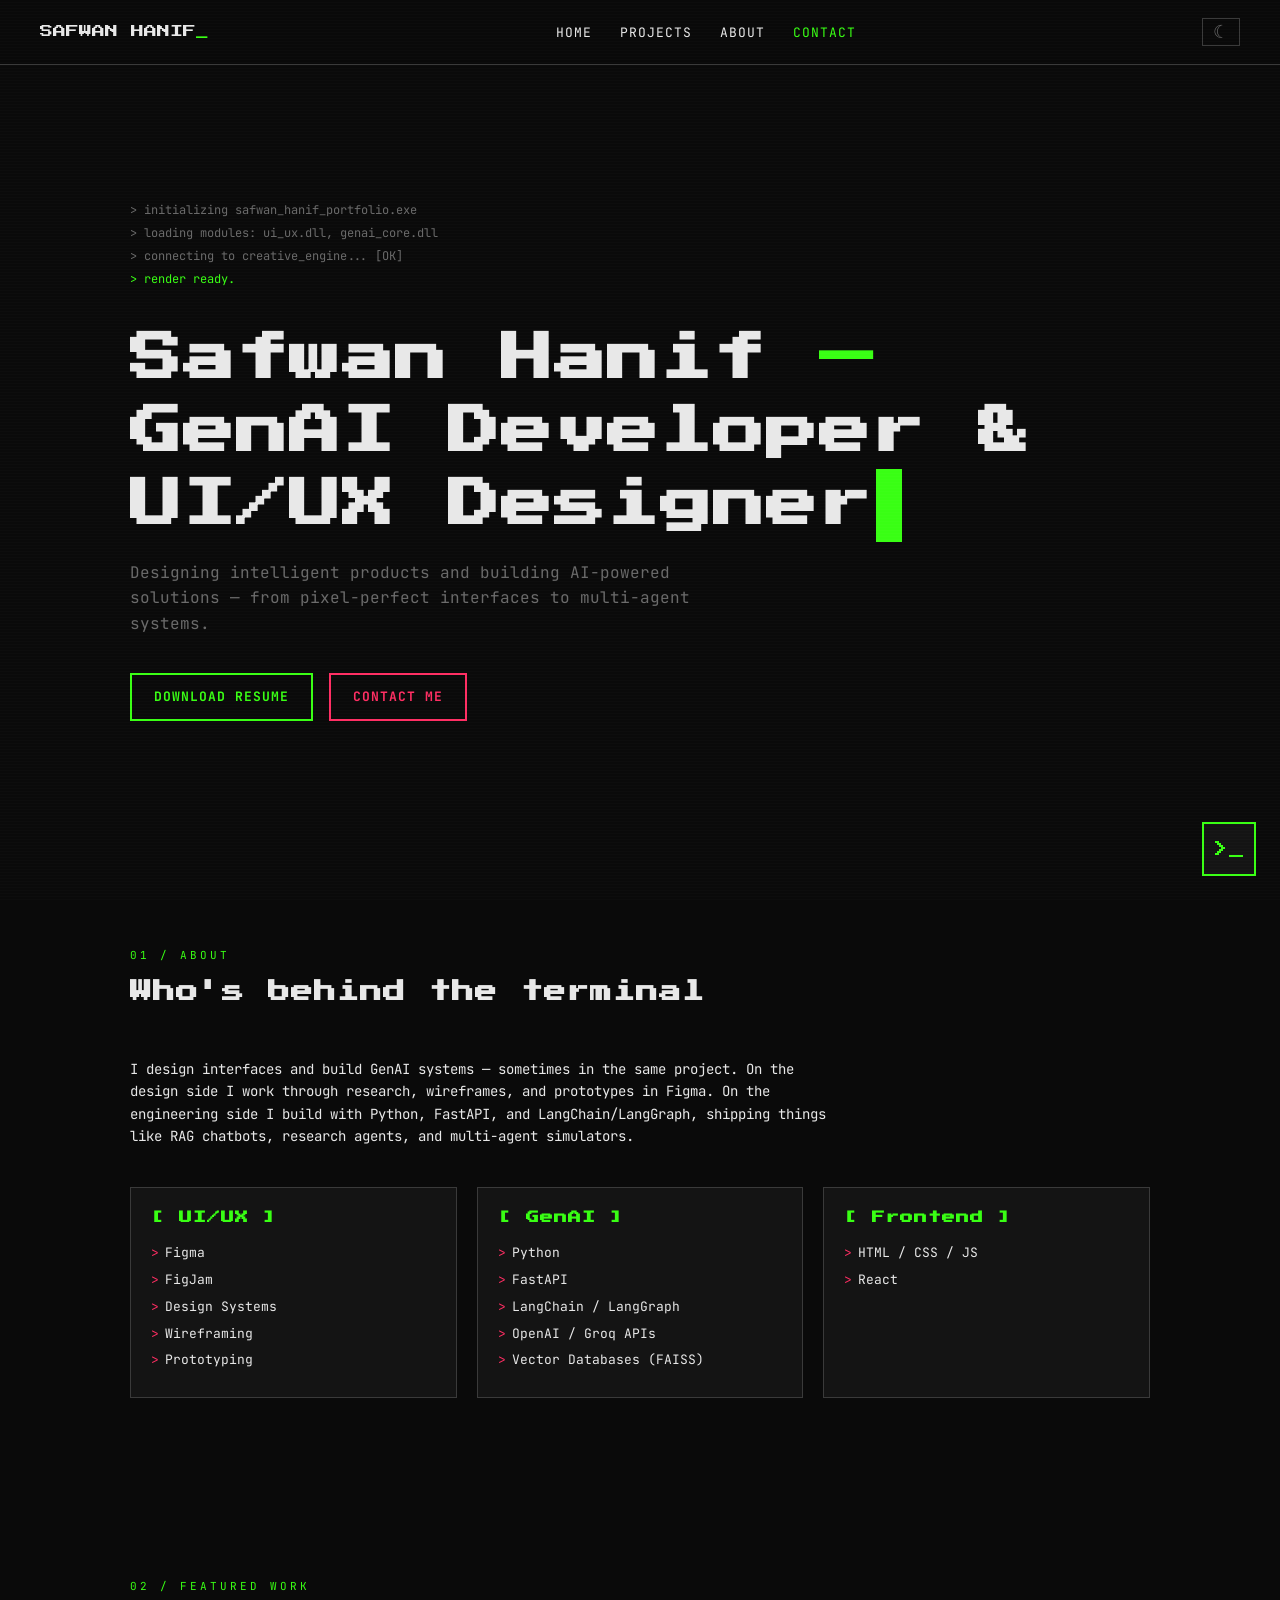
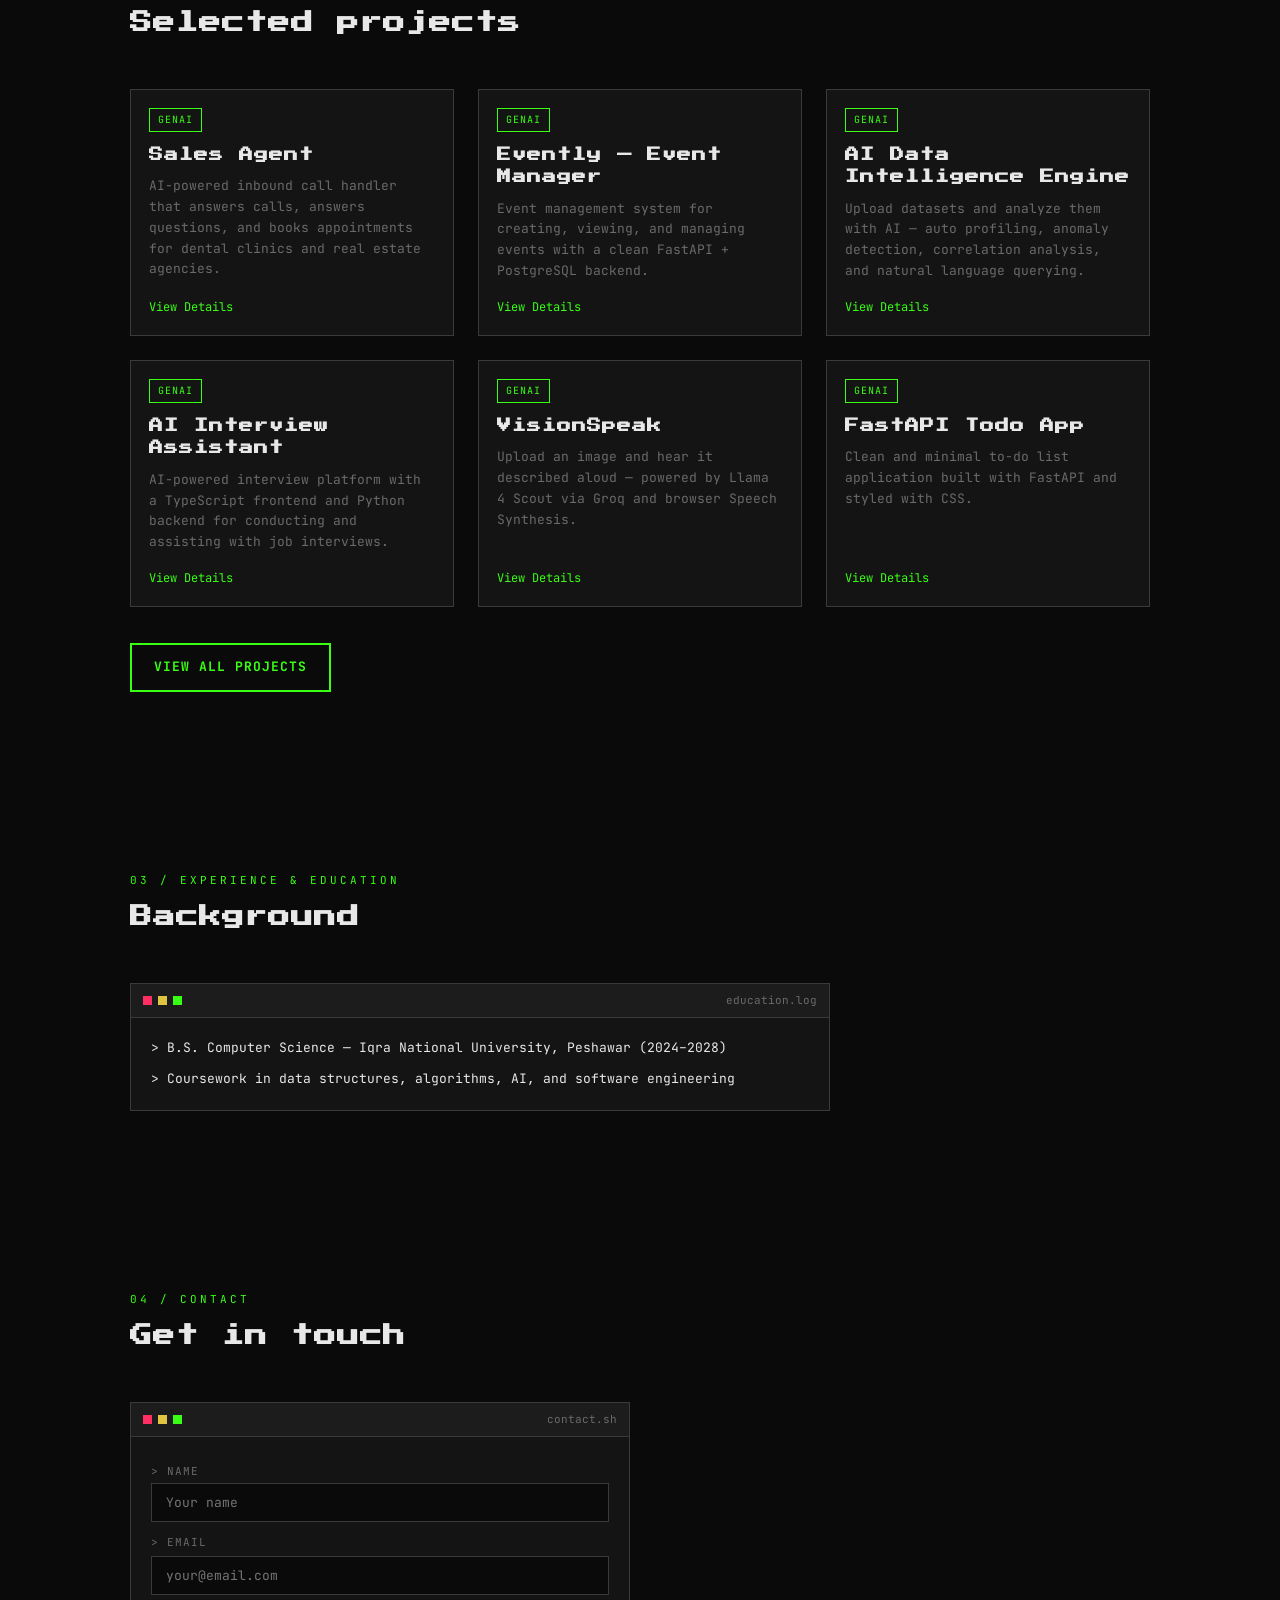
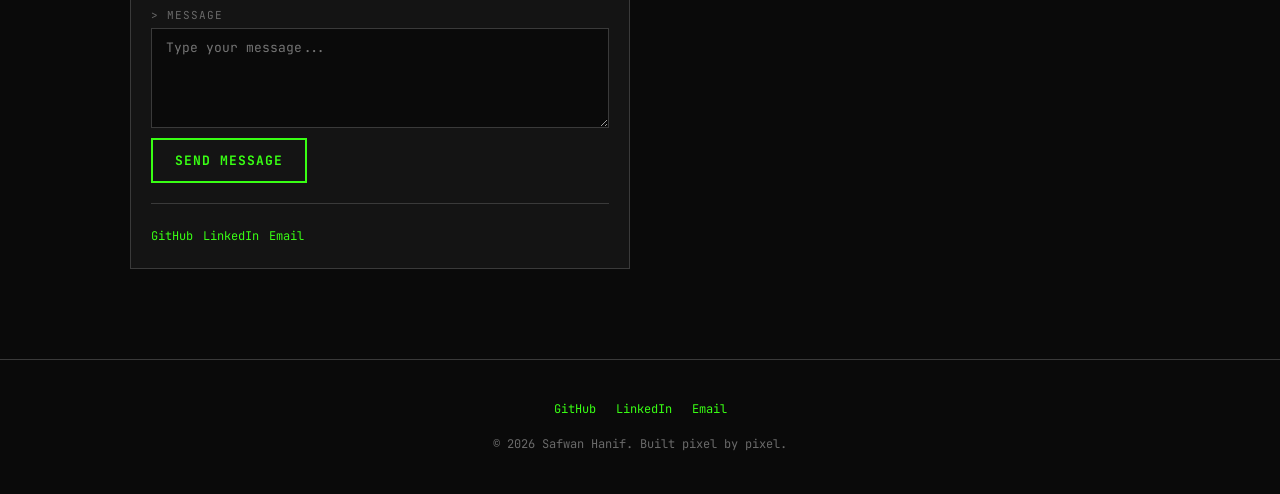
<file: index.html>
<!DOCTYPE html>
<html lang="en">
<head>
<meta charset="UTF-8">
<meta name="viewport" content="width=device-width, initial-scale=1.0">
<title>Safwan Hanif — GenAI Developer & UI/UX Designer</title>
<link rel="stylesheet" href="style.css">
<link rel="icon" href="favicon.svg" type="image/svg+xml">
</head>
<body>

<nav>
  <div class="logo">SAFWAN HANIF<span>_</span></div>
  <ul>
    <li><a href="index.html" class="active">Home</a></li>
    <li><a href="projects.html">Projects</a></li>
    <li><a href="index.html#about">About</a></li>
    <li><a href="index.html#contact">Contact</a></li>
  </ul>
  <button id="theme-toggle" aria-label="Toggle theme">☾</button>
</nav>

<section class="hero">
  <div class="boot" id="boot"></div>
  <h1>Safwan Hanif <span class="accent">—</span><br>GenAI Developer & UI/UX Designer<span class="cursor">&nbsp;</span></h1>
  <p class="tagline">Designing intelligent products and building AI-powered solutions — from pixel-perfect interfaces to multi-agent systems.</p>
  <div class="actions">
    <a href="Safwan_Hanif_Resume.docx" class="btn" download>Download Resume</a>
    <a href="index.html#contact" class="btn alt">Contact Me</a>
  </div>
</section>

<section id="about">
  <div class="section-head">
    <div class="eyebrow">01 / About</div>
    <h2>Who's behind the terminal</h2>
  </div>
  <p style="max-width:700px;color:var(--text);font-size:14px;margin-bottom:40px;">
    I design interfaces and build GenAI systems — sometimes in the same project. On the design side I work through
    research, wireframes, and prototypes in Figma. On the engineering side I build with Python, FastAPI, and LangChain/LangGraph,
    shipping things like RAG chatbots, research agents, and multi-agent simulators.
  </p>

  <div class="skills-grid">
    <div class="skill-card">
      <h3>[ UI/UX ]</h3>
      <ul>
        <li>Figma</li>
        <li>FigJam</li>
        <li>Design Systems</li>
        <li>Wireframing</li>
        <li>Prototyping</li>
      </ul>
    </div>
    <div class="skill-card">
      <h3>[ GenAI ]</h3>
      <ul>
        <li>Python</li>
        <li>FastAPI</li>
        <li>LangChain / LangGraph</li>
        <li>OpenAI / Groq APIs</li>
        <li>Vector Databases (FAISS)</li>
      </ul>
    </div>
    <div class="skill-card">
      <h3>[ Frontend ]</h3>
      <ul>
        <li>HTML / CSS / JS</li>
        <li>React</li>
      </ul>
    </div>
  </div>
</section>

<section id="featured">
  <div class="section-head">
    <div class="eyebrow">02 / Featured Work</div>
    <h2>Selected projects</h2>
  </div>
  <div class="project-grid" id="featured-grid"></div>
  <div style="margin-top:36px;">
    <a href="projects.html" class="btn">View All Projects</a>
  </div>
</section>

<section id="experience">
  <div class="section-head">
    <div class="eyebrow">03 / Experience & Education</div>
    <h2>Background</h2>
  </div>
  <div class="term" style="max-width:700px;">
    <div class="title-bar">
      <div class="dots"><span></span><span></span><span></span></div>
      <div class="label">education.log</div>
    </div>
    <div class="body" style="font-size:13px;color:var(--text);">
      <p>&gt; B.S. Computer Science — Iqra National University, Peshawar (2024–2028)</p>
      <p style="margin-top:10px;">&gt; Coursework in data structures, algorithms, AI, and software engineering</p>
    </div>
  </div>
</section>

<section id="contact">
  <div class="section-head">
    <div class="eyebrow">04 / Contact</div>
    <h2>Get in touch</h2>
  </div>
  <div class="term" style="max-width:500px;">
    <div class="title-bar">
      <div class="dots"><span></span><span></span><span></span></div>
      <div class="label">contact.sh</div>
    </div>
    <div class="body term-form">
      <form class="contact-form" action="https://formsubmit.co/safwanxd6@gmail.com" method="POST">
        <label>&gt; Name</label>
        <input type="text" name="name" placeholder="Your name" required>
        <label style="margin-top:12px;display:block;">&gt; Email</label>
        <input type="email" name="email" placeholder="your@email.com" required>
        <label style="margin-top:12px;display:block;">&gt; Message</label>
        <textarea name="message" placeholder="Type your message..." required></textarea>
        <input type="hidden" name="_captcha" value="false">
        <input type="hidden" name="_template" value="table">
        <button type="submit" class="btn" style="margin-top:10px;">Send Message</button>
      </form>
      <div class="social" style="margin-top:20px;padding-top:18px;border-top:1px solid var(--border);justify-content:flex-start;">
        <a href="https://github.com/SafwanHanif" target="_blank">GitHub</a>
        <a href="https://www.linkedin.com/in/safwan-hanif-e5m/" target="_blank">LinkedIn</a>
        <a href="mailto:safwanxd6@gmail.com">Email</a>
      </div>
    </div>
  </div>
</section>

<footer>
  <div class="social">
    <a href="https://github.com/SafwanHanif" target="_blank">GitHub</a>
    <a href="https://www.linkedin.com/in/safwan-hanif-e5m/" target="_blank">LinkedIn</a>
    <a href="mailto:safwanxd6@gmail.com">Email</a>
  </div>
  &copy; 2026 Safwan Hanif. Built pixel by pixel.
</footer>

<button id="scroll-top" aria-label="Scroll to top">↑</button>
<button id="ai-toggle" aria-label="Open AI assistant">&gt;_</button>
<div id="ai-panel">
  <div class="term" style="border:none;flex:1;display:flex;flex-direction:column;">
    <div class="title-bar">
      <div class="dots"><span></span><span></span><span></span></div>
      <div class="label">ask_safwan_hanif_ai.exe</div>
    </div>
    <div id="ai-log">
      <div class="msg bot">&gt; Hi, I'm Safwan Hanif's AI assistant. Ask me about his projects, skills, or how to get in touch.</div>
    </div>
    <div id="ai-input-row">
      <input id="ai-input" type="text" placeholder="Ask me something...">
      <button id="ai-send">&gt;</button>
    </div>
  </div>
</div>

<script src="script.js"></script>
<script>
  runBootSequence(document.getElementById("boot"));

  const grid = document.getElementById("featured-grid");
  const featured = PROJECTS.slice(0, 6);
  grid.innerHTML = featured.map(p => `
    <div class="project-card">
      <div class="body">
        <span class="tag ${p.category}">${p.tagLabel}</span>
        <h3>${p.title}</h3>
        <p>${p.summary}</p>
        <div class="links">
          <a href="project.html?id=${p.id}">View Details</a>
        </div>
      </div>
    </div>
  `).join("");
</script>
</body>
</html>
</file>
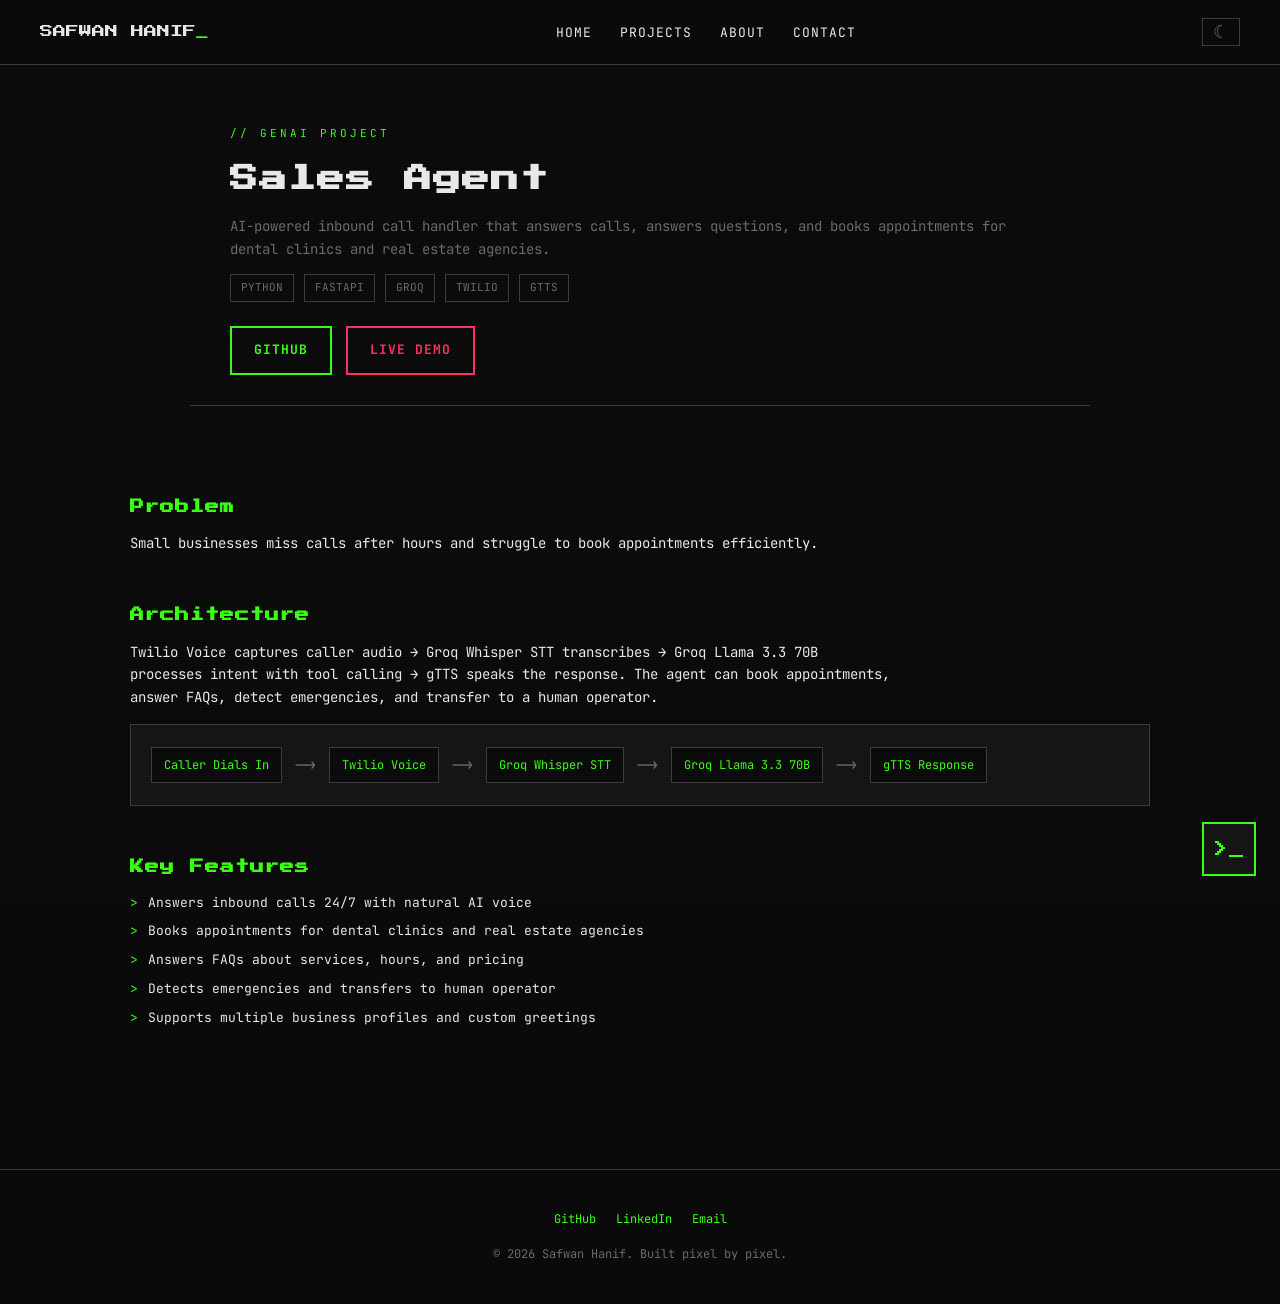
<file: project.html>
<!DOCTYPE html>
<html lang="en">
<head>
<meta charset="UTF-8">
<meta name="viewport" content="width=device-width, initial-scale=1.0">
<title>Project — Safwan Hanif</title>
<link rel="stylesheet" href="style.css">
<link rel="icon" href="favicon.svg" type="image/svg+xml">
</head>
<body>

<nav>
  <div class="logo">SAFWAN HANIF<span>_</span></div>
  <ul>
    <li><a href="index.html">Home</a></li>
    <li><a href="projects.html">Projects</a></li>
    <li><a href="index.html#about">About</a></li>
    <li><a href="index.html#contact">Contact</a></li>
  </ul>
  <button id="theme-toggle" aria-label="Toggle theme">☾</button>
</nav>

<div class="detail-hero">
  <div class="eyebrow" id="d-tag">// Project</div>
  <h1 id="d-title" style="font-size:28px;margin-top:14px;">Loading...</h1>
  <p id="d-summary" style="margin-top:14px;color:var(--muted);font-size:14px;"></p>
  <div class="stack-pills" id="d-stack"></div>
  <div style="margin-top:24px;display:flex;gap:14px;">
    <a id="d-github" href="#" class="btn">GitHub</a>
    <a id="d-demo" href="#" class="btn alt">Live Demo</a>
  </div>
</div>

<section id="d-body"></section>

<footer>
  <div class="social">
    <a href="https://github.com/SafwanHanif" target="_blank">GitHub</a>
    <a href="https://www.linkedin.com/in/safwan-hanif-e5m/" target="_blank">LinkedIn</a>
    <a href="mailto:safwanxd6@gmail.com">Email</a>
  </div>
  &copy; 2026 Safwan Hanif. Built pixel by pixel.
</footer>

<button id="scroll-top" aria-label="Scroll to top">↑</button>
<button id="ai-toggle" aria-label="Open AI assistant">&gt;_</button>
<div id="ai-panel">
  <div class="term" style="border:none;flex:1;display:flex;flex-direction:column;">
    <div class="title-bar">
      <div class="dots"><span></span><span></span><span></span></div>
      <div class="label">ask_safwan_hanif_ai.exe</div>
    </div>
    <div id="ai-log">
      <div class="msg bot">&gt; Hi, I'm Safwan Hanif's AI assistant. Ask me about his projects, skills, or how to get in touch.</div>
    </div>
    <div id="ai-input-row">
      <input id="ai-input" type="text" placeholder="Ask me something...">
      <button id="ai-send">&gt;</button>
    </div>
  </div>
</div>

<script src="script.js"></script>
<script>
  const params = new URLSearchParams(window.location.search);
  const id = params.get("id");
  const project = PROJECTS.find(p => p.id === id) || PROJECTS[0];

  document.getElementById("d-tag").textContent = "// " + project.tagLabel + " Project";
  document.getElementById("d-title").textContent = project.title;
  document.getElementById("d-summary").textContent = project.summary;
  document.getElementById("d-github").href = project.github;
  document.getElementById("d-demo").href = project.demo;
  if (project.github === "#") document.getElementById("d-github").style.display = "none";
  if (project.demo === "#") document.getElementById("d-demo").style.display = "none";
  document.getElementById("d-stack").innerHTML = project.stack.map(s => `<span>${s}</span>`).join("");

  function galleryHTML(images) {
    if (!images || images.length === 0) return "";
    return `
      <div class="detail-section">
        <h3>Gallery</h3>
        <div class="gallery">
          ${images.map(src => `<img src="${src}" alt="" loading="lazy">`).join("")}
        </div>
      </div>
    `;
  }

  function figmaHTML(embed) {
    if (!embed) return "";
    return `
      <div class="detail-section">
        <h3>Interactive Prototype</h3>
        <div class="figma-embed-wrap">
          <iframe src="${embed}" allowfullscreen></iframe>
        </div>
      </div>
    `;
  }

  function renderDiagram(diagram) {
    if (!diagram) return "";
    const chains = diagram.split("|");
    let html = '<div class="pipeline">';
    chains.forEach(function(chain, ci) {
      var parts = chain.split(" --> ");
      parts.forEach(function(part, j) {
        if (j > 0) html += '<span class="pipe-arrow"> --> </span>';
        html += '<span class="pipe-node">' + part.trim() + '</span>';
      });
      if (ci < chains.length - 1) html += '<br>';
    });
    html += '</div>';
    return html;
  }

  const body = document.getElementById("d-body");
  if (project.category === "uiux") {
    body.innerHTML = `
      <div class="detail-section">
        <h3>Problem</h3>
        <p>${project.problem}</p>
      </div>
      <div class="detail-section">
        <h3>Research</h3>
        <p>${project.research}</p>
      </div>
      <div class="detail-section">
        <h3>Key Features</h3>
        <ul class="feature-list">${(project.features || []).map(f => `<li>${f}</li>`).join("")}</ul>
      </div>
      ${galleryHTML(project.images)}
      ${figmaHTML(project.figmaEmbed)}
    `;
  } else {
    body.innerHTML = `
      <div class="detail-section">
        <h3>Problem</h3>
        <p>${project.problem}</p>
      </div>
      <div class="detail-section">
        <h3>Architecture</h3>
        <p>${project.architecture}</p>
        ${renderDiagram(project.diagram)}
      </div>
      <div class="detail-section">
        <h3>Key Features</h3>
        <ul class="feature-list">${(project.features || []).map(f => `<li>${f}</li>`).join("")}</ul>
      </div>
      ${galleryHTML(project.images)}
      ${figmaHTML(project.figmaEmbed)}
    `;
  }
</script>
</body>
</html>
</file>
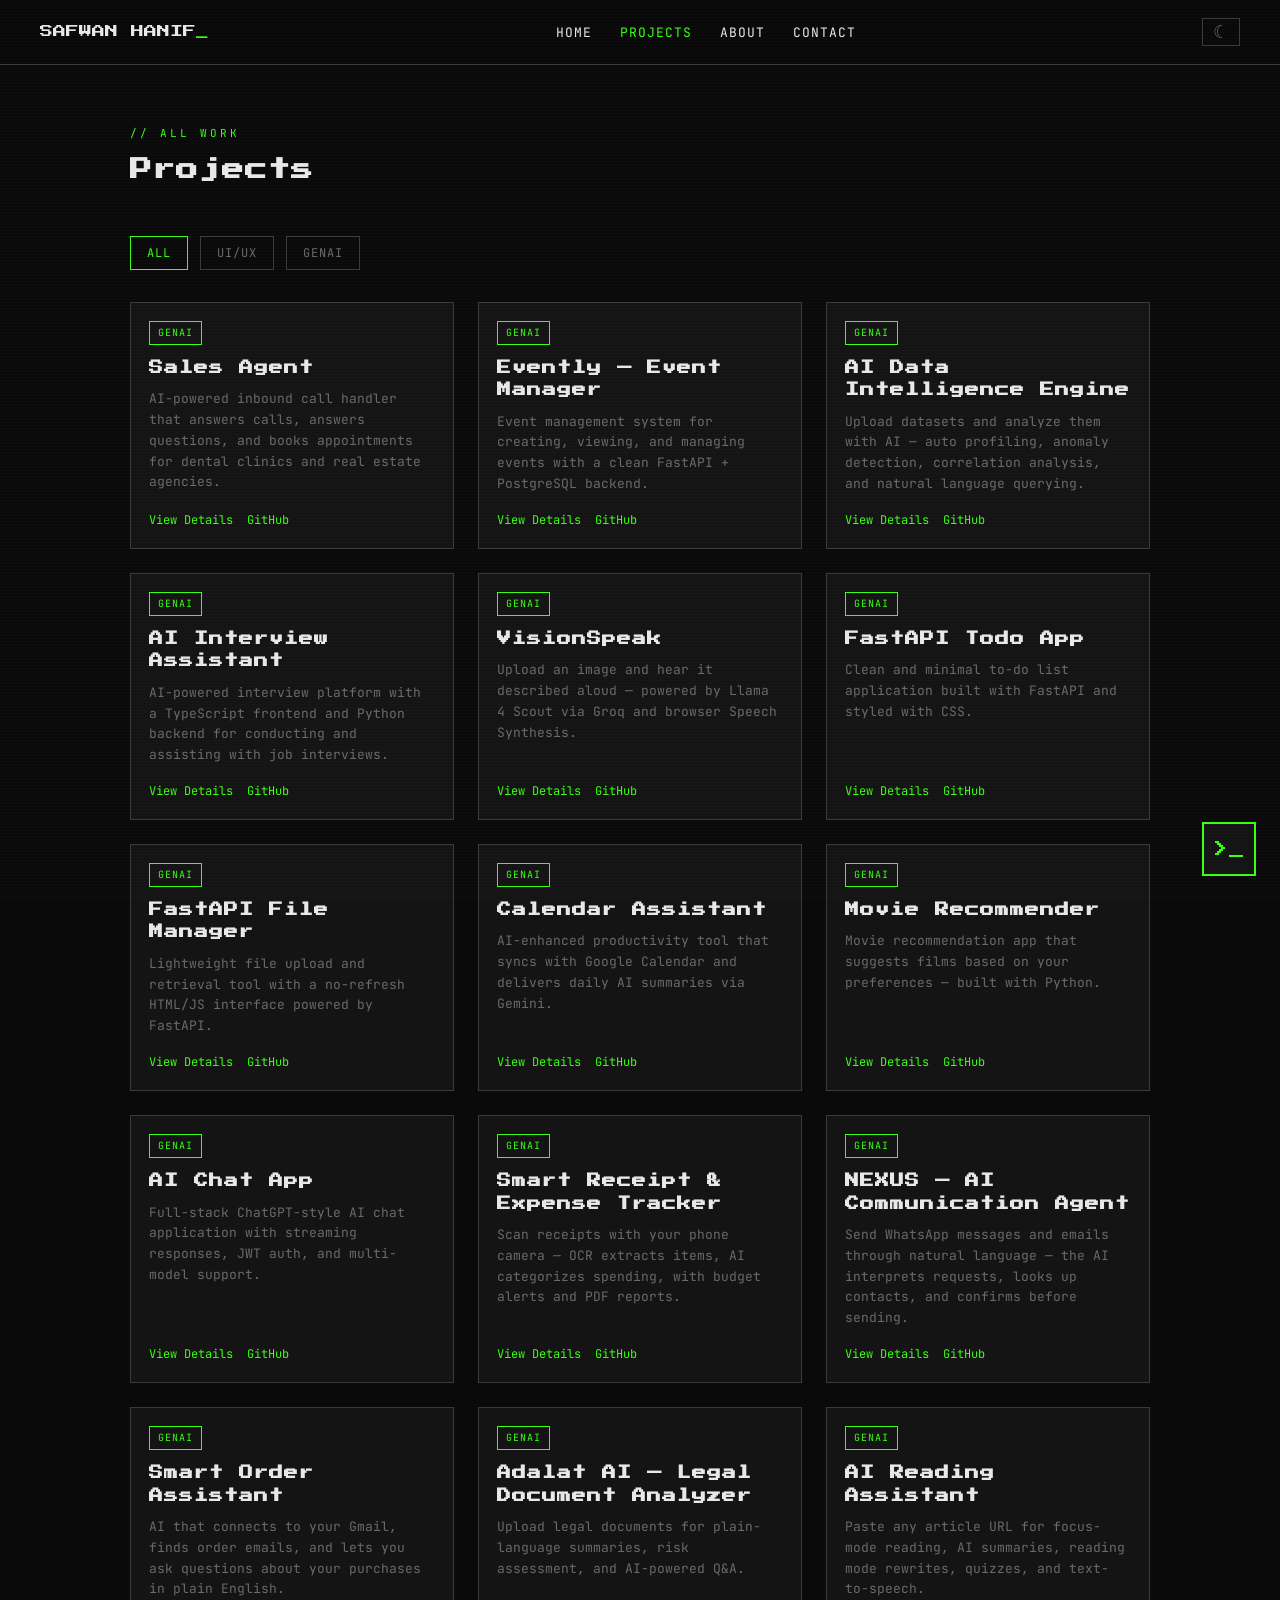
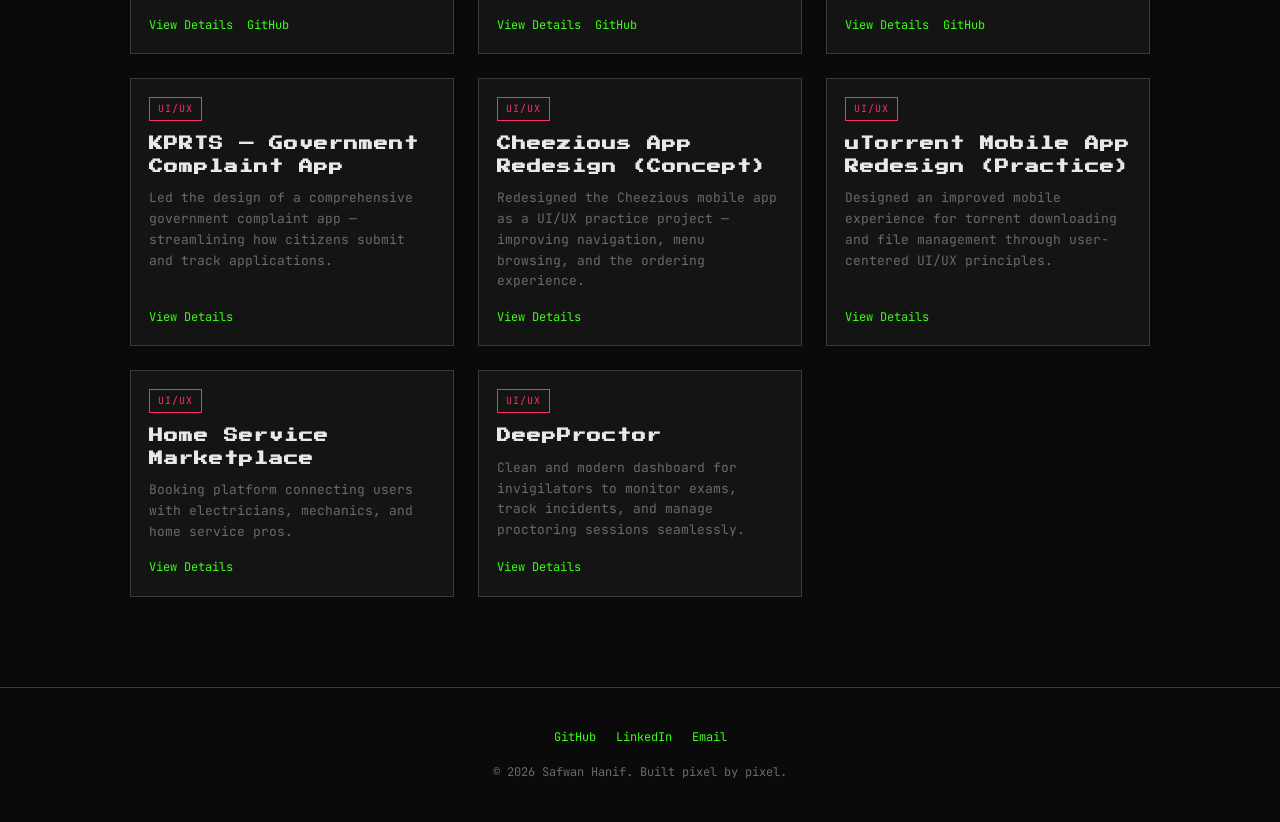
<file: projects.html>
<!DOCTYPE html>
<html lang="en">
<head>
<meta charset="UTF-8">
<meta name="viewport" content="width=device-width, initial-scale=1.0">
<title>Projects — Safwan Hanif</title>
<link rel="stylesheet" href="style.css">
<link rel="icon" href="favicon.svg" type="image/svg+xml">
</head>
<body>

<nav>
  <div class="logo">SAFWAN HANIF<span>_</span></div>
  <ul>
    <li><a href="index.html">Home</a></li>
    <li><a href="projects.html" class="active">Projects</a></li>
    <li><a href="index.html#about">About</a></li>
    <li><a href="index.html#contact">Contact</a></li>
  </ul>
  <button id="theme-toggle" aria-label="Toggle theme">☾</button>
</nav>

<section style="padding-top:60px;">
  <div class="section-head">
    <div class="eyebrow">// All Work</div>
    <h2>Projects</h2>
  </div>

  <div class="filter-bar">
    <button class="filter-btn active" data-filter="all">All</button>
    <button class="filter-btn" data-filter="uiux">UI/UX</button>
    <button class="filter-btn" data-filter="genai">GenAI</button>
  </div>

  <div class="project-grid" id="project-grid"></div>
</section>

<footer>
  <div class="social">
    <a href="https://github.com/SafwanHanif" target="_blank">GitHub</a>
    <a href="https://www.linkedin.com/in/safwan-hanif-e5m/" target="_blank">LinkedIn</a>
    <a href="mailto:safwanxd6@gmail.com">Email</a>
  </div>
  &copy; 2026 Safwan Hanif. Built pixel by pixel.
</footer>

<button id="scroll-top" aria-label="Scroll to top">↑</button>
<button id="ai-toggle" aria-label="Open AI assistant">&gt;_</button>
<div id="ai-panel">
  <div class="term" style="border:none;flex:1;display:flex;flex-direction:column;">
    <div class="title-bar">
      <div class="dots"><span></span><span></span><span></span></div>
      <div class="label">ask_safwan_hanif_ai.exe</div>
    </div>
    <div id="ai-log">
      <div class="msg bot">&gt; Hi, I'm Safwan Hanif's AI assistant. Ask me about his projects, skills, or how to get in touch.</div>
    </div>
    <div id="ai-input-row">
      <input id="ai-input" type="text" placeholder="Ask me something...">
      <button id="ai-send">&gt;</button>
    </div>
  </div>
</div>

<script src="script.js"></script>
<script>
  const grid = document.getElementById("project-grid");

  function render(filter) {
    const list = filter === "all" ? PROJECTS : PROJECTS.filter(p => p.category === filter);
    grid.innerHTML = list.map(p => `
      <div class="project-card">
        <div class="body">
          <span class="tag ${p.category}">${p.tagLabel}</span>
          <h3>${p.title}</h3>
          <p>${p.summary}</p>
          <div class="links">
            <a href="project.html?id=${p.id}">View Details</a>
            ${p.github !== "#" ? `<a href="${p.github}">GitHub</a>` : ""}
          </div>
        </div>
      </div>
    `).join("");
  }
  render("all");

  document.querySelectorAll(".filter-btn").forEach(btn => {
    btn.addEventListener("click", () => {
      document.querySelectorAll(".filter-btn").forEach(b => b.classList.remove("active"));
      btn.classList.add("active");
      render(btn.dataset.filter);
    });
  });
</script>
</body>
</html>
</file>
<file: style.css>
@import url('https://fonts.googleapis.com/css2?family=Press+Start+2P&family=JetBrains+Mono:wght@400;500;700&display=swap');

:root{
  --bg:#0a0a0a;
  --panel:#141414;
  --border:#3a3a3a;
  --green:#39ff14;
  --pink:#ff2e63;
  --text:#e8e8e8;
  --muted:#6a6a6a;
  --pixel:'Press Start 2P', monospace;
  --mono:'JetBrains Mono', monospace;
}

[data-theme="light"]{
  --bg:#f5f0e8;
  --panel:#ede5d3;
  --border:#d4c9b0;
  --green:#1a7a1a;
  --pink:#c41e3a;
  --text:#1a1a1a;
  --muted:#7a6e5a;
}
[data-theme="light"] body::before{opacity:0.25;}
[data-theme="light"] nav{background:rgba(245,240,232,0.92);}
[data-theme="light"] .term .title-bar{background:var(--panel);}

*{margin:0;padding:0;box-sizing:border-box;}

html{scroll-behavior:smooth;}

body{
  background:var(--bg);
  color:var(--text);
  font-family:var(--mono);
  line-height:1.6;
  image-rendering:pixelated;
  overflow-x:hidden;
}

body::before{
  content:'';
  position:fixed;
  inset:0;
  background:repeating-linear-gradient(0deg, rgba(255,255,255,0.015) 0px, rgba(255,255,255,0.015) 1px, transparent 1px, transparent 3px);
  pointer-events:none;
  z-index:9999;
}

a{color:var(--green);text-decoration:none;}
a:hover{color:var(--pink);}

::selection{background:var(--green);color:var(--bg);}

::-webkit-scrollbar{width:10px;}
::-webkit-scrollbar-track{background:var(--bg);}
::-webkit-scrollbar-thumb{background:var(--border);}

h1,h2,h3,.pixel{
  font-family:var(--pixel);
  letter-spacing:1px;
}

.eyebrow{
  font-family:var(--mono);
  font-size:11px;
  letter-spacing:3px;
  text-transform:uppercase;
  color:var(--green);
}

/* NAV */
nav{
  position:sticky;
  top:0;
  z-index:100;
  display:flex;
  align-items:center;
  justify-content:space-between;
  padding:18px 40px;
  background:rgba(10,10,10,0.92);
  border-bottom:1px solid var(--border);
  backdrop-filter:blur(4px);
}

nav .logo{
  font-family:var(--pixel);
  font-size:13px;
  color:var(--text);
}
nav .logo span{color:var(--green);}

nav ul{
  display:flex;
  gap:28px;
  list-style:none;
}

nav ul a{
  font-size:13px;
  color:var(--text);
  text-transform:uppercase;
  letter-spacing:1px;
  transition:color .1s steps(2);
}
nav ul a.active{color:var(--green);}
nav ul a:hover{color:var(--pink);}

#theme-toggle{
  background:none;
  border:1px solid var(--border);
  color:var(--muted);
  font-size:18px;
  cursor:pointer;
  padding:4px 10px;
  line-height:1;
  transition:color .1s steps(2), border-color .1s steps(2);
}
#theme-toggle:hover{color:var(--green);border-color:var(--green);}

/* BUTTONS */
.btn{
  display:inline-block;
  font-family:var(--mono);
  font-size:13px;
  font-weight:700;
  text-transform:uppercase;
  letter-spacing:1px;
  padding:12px 22px;
  border:2px solid var(--green);
  color:var(--green);
  background:transparent;
  cursor:pointer;
  transition:transform .08s steps(2), background .08s steps(2), color .08s steps(2);
}
.btn:hover{
  background:var(--green);
  color:var(--bg);
  transform:translate(-2px,-2px);
}
.btn.alt{border-color:var(--pink);color:var(--pink);}
.btn.alt:hover{background:var(--pink);color:var(--bg);}

/* SECTIONS */
section{
  padding:90px 40px;
  max-width:1100px;
  margin:0 auto;
}
.section-head{margin-bottom:48px;}
.section-head h2{font-size:22px;margin-top:10px;color:var(--text);}

/* HERO */
.hero{
  min-height:88vh;
  display:flex;
  flex-direction:column;
  justify-content:center;
  padding:0 40px;
  position:relative;
}
.hero .boot{
  font-size:12px;
  color:var(--muted);
  margin-bottom:30px;
  min-height:90px;
}
.hero .boot .line{display:block;margin-bottom:4px;}
.hero .boot .ok{color:var(--green);}

.hero h1{
  font-size:clamp(28px,5vw,52px);
  line-height:1.4;
  color:var(--text);
}
.hero h1 .accent{color:var(--green);}
.hero .cursor{
  display:inline-block;
  width:0.5em;
  background:var(--green);
  animation:blink 1s steps(2) infinite;
  margin-left:4px;
}
@keyframes blink{50%{opacity:0;}}

.hero p.tagline{
  margin-top:18px;
  font-size:16px;
  color:var(--muted);
  max-width:600px;
}
.hero .actions{
  margin-top:36px;
  display:flex;
  gap:16px;
  flex-wrap:wrap;
}

/* TERMINAL WINDOW CARD */
.term{
  background:var(--panel);
  border:1px solid var(--border);
}
.term .title-bar{
  display:flex;
  align-items:center;
  justify-content:space-between;
  padding:8px 12px;
  border-bottom:1px solid var(--border);
  background:#1c1c1c;
}
.term .dots{display:flex;gap:6px;}
.term .dots span{
  width:9px;height:9px;
  background:var(--border);
  display:inline-block;
}
.term .dots span:nth-child(1){background:var(--pink);}
.term .dots span:nth-child(2){background:#e0c341;}
.term .dots span:nth-child(3){background:var(--green);}
.term .title-bar .label{font-size:11px;color:var(--muted);}
.term .body{padding:20px;}

/* CONTACT FORM */
.contact-form input,
.contact-form textarea{
  background:var(--bg);
  border:1px solid var(--border);
  color:var(--text);
  font-family:var(--mono);
  font-size:13px;
  padding:10px 14px;
  width:100%;
  outline:none;
  transition:border-color .1s steps(2);
  display:block;
}
.contact-form input:focus,
.contact-form textarea:focus{
  border-color:var(--green);
}
.contact-form label{
  color:var(--muted);
  font-size:11px;
  text-transform:uppercase;
  letter-spacing:1px;
  margin-bottom:4px;
}
.contact-form textarea{resize:vertical;min-height:100px;}
.term-form .social a{font-size:12px;}

/* ABOUT / SKILLS */
.skills-grid{
  display:grid;
  grid-template-columns:repeat(auto-fit,minmax(220px,1fr));
  gap:20px;
}
.skill-card{
  background:var(--panel);
  border:1px solid var(--border);
  padding:20px;
}
.skill-card h3{font-size:13px;color:var(--green);margin-bottom:14px;}
.skill-card ul{list-style:none;font-size:13px;color:var(--text);}
.skill-card li{margin-bottom:6px;padding-left:14px;position:relative;}
.skill-card li::before{content:'>';position:absolute;left:0;color:var(--pink);}

/* PROJECT CARDS */
.filter-bar{
  display:flex;
  gap:12px;
  margin-bottom:32px;
  flex-wrap:wrap;
}
.filter-btn{
  font-family:var(--mono);
  font-size:12px;
  text-transform:uppercase;
  letter-spacing:1px;
  padding:8px 16px;
  border:1px solid var(--border);
  background:transparent;
  color:var(--muted);
  cursor:pointer;
}
.filter-btn.active{border-color:var(--green);color:var(--green);}

.project-grid{
  display:grid;
  grid-template-columns:repeat(auto-fit,minmax(280px,1fr));
  gap:24px;
}
.project-card{
  background:var(--panel);
  border:1px solid var(--border);
  display:flex;
  flex-direction:column;
  transition:transform .1s steps(2), border-color .1s steps(2);
}
.project-card:hover{
  transform:translate(-3px,-3px);
  border-color:var(--green);
}
.project-card .body{padding:18px;flex:1;display:flex;flex-direction:column;}
.project-card .tag{
  font-size:10px;
  letter-spacing:1px;
  text-transform:uppercase;
  display:inline-block;
  padding:3px 8px;
  border:1px solid var(--border);
  color:var(--muted);
  margin-bottom:12px;
  width:fit-content;
}
.project-card .tag.uiux{color:var(--pink);border-color:var(--pink);}
.project-card .tag.genai{color:var(--green);border-color:var(--green);}
.project-card h3{font-size:14px;margin-bottom:10px;color:var(--text);}
.project-card p{font-size:13px;color:var(--muted);flex:1;}
.project-card .links{
  margin-top:16px;
  display:flex;
  gap:14px;
  font-size:12px;
}

/* FOOTER */
footer{
  border-top:1px solid var(--border);
  padding:40px;
  text-align:center;
  font-size:12px;
  color:var(--muted);
}
footer .social{
  display:flex;
  gap:20px;
  justify-content:center;
  margin-bottom:16px;
}

/* AI ASSISTANT WIDGET */
#ai-toggle{
  position:fixed;
  bottom:24px;
  right:24px;
  z-index:200;
  width:54px;
  height:54px;
  background:var(--panel);
  border:2px solid var(--green);
  color:var(--green);
  font-family:var(--pixel);
  font-size:16px;
  cursor:pointer;
  display:flex;
  align-items:center;
  justify-content:center;
}
#ai-toggle:hover{background:var(--green);color:var(--bg);}

#scroll-top{
  position:fixed;
  bottom:24px;
  right:90px;
  z-index:199;
  width:54px;
  height:54px;
  background:var(--panel);
  border:2px solid var(--border);
  color:var(--muted);
  font-size:20px;
  cursor:pointer;
  display:none;
  align-items:center;
  justify-content:center;
  transition:border-color .1s steps(2), color .1s steps(2);
}
#scroll-top.visible{display:flex;}
#scroll-top:hover{border-color:var(--green);color:var(--green);}

#ai-panel{
  position:fixed;
  bottom:90px;
  right:24px;
  width:340px;
  max-height:440px;
  background:var(--panel);
  border:1px solid var(--border);
  z-index:200;
  display:none;
  flex-direction:column;
}
#ai-panel.open{display:flex;}
#ai-log{
  padding:14px;
  font-size:12px;
  overflow-y:auto;
  flex:1;
  max-height:300px;
}
#ai-log .msg{margin-bottom:10px;}
#ai-log .you{color:var(--text);}
#ai-log .bot{color:var(--green);}
#ai-input-row{
  display:flex;
  border-top:1px solid var(--border);
}
#ai-input{
  flex:1;
  background:transparent;
  border:none;
  outline:none;
  color:var(--text);
  font-family:var(--mono);
  font-size:12px;
  padding:12px;
}
#ai-input-row button{
  background:transparent;
  border:none;
  color:var(--green);
  padding:0 14px;
  cursor:pointer;
  font-family:var(--pixel);
}

/* DETAIL PAGE */
.detail-hero{
  padding:60px 40px 30px;
  max-width:900px;
  margin:0 auto;
  border-bottom:1px solid var(--border);
}
.detail-section{margin-bottom:50px;}
.detail-section h3{font-size:14px;color:var(--green);margin-bottom:14px;}
.detail-section p{color:var(--text);font-size:14px;max-width:760px;}
.feature-list{list-style:none;padding:0;font-size:13px;}
.feature-list li{margin-bottom:8px;padding-left:18px;position:relative;color:var(--text);}
.feature-list li::before{content:'>';position:absolute;left:0;color:var(--green);}
.stack-pills{display:flex;gap:10px;flex-wrap:wrap;margin-top:14px;}
.stack-pills span{
  font-size:11px;
  padding:4px 10px;
  border:1px solid var(--border);
  color:var(--muted);
  text-transform:uppercase;
}
.diagram-box{
  border:1px dashed var(--border);
  padding:40px;
  text-align:center;
  color:var(--muted);
  font-size:12px;
  margin-top:16px;
}

/* PIPELINE DIAGRAM */
.pipeline{
  background:var(--panel);
  border:1px solid var(--border);
  padding:20px;
  margin-top:16px;
  font-family:var(--mono);
  font-size:12px;
  line-height:2.2;
  overflow-x:auto;
}
.pipe-node{
  display:inline-block;
  background:var(--bg);
  border:1px solid var(--border);
  padding:4px 12px;
  color:var(--green);
  margin:2px 0;
}
.pipe-cond{
  border-color:var(--pink);
  color:var(--pink);
}
.pipe-arrow{
  color:var(--muted);
  margin:0 6px;
  font-weight:700;
}

/* GALLERY */
.gallery{
  display:grid;
  grid-template-columns:repeat(auto-fit,minmax(240px,1fr));
  gap:16px;
  margin-top:16px;
}
.gallery img{
  width:100%;
  border:1px solid var(--border);
  transition:transform .1s steps(2),border-color .1s steps(2);
  image-rendering:auto;
}
.gallery img:hover{
  transform:translate(-2px,-2px);
  border-color:var(--green);
}

/* FIGMA EMBED */
.figma-embed-wrap{
  position:relative;
  width:100%;
  padding-bottom:56.25%;
  margin-top:16px;
  border:1px solid var(--border);
}
.figma-embed-wrap iframe{
  position:absolute;
  top:0;left:0;
  width:100%;height:100%;
  border:none;
}

@media (max-width:640px){
  nav{padding:14px 18px;}
  nav ul{gap:14px;}
  section{padding:60px 18px;}
  .hero{padding:0 18px;}
}
</file>
